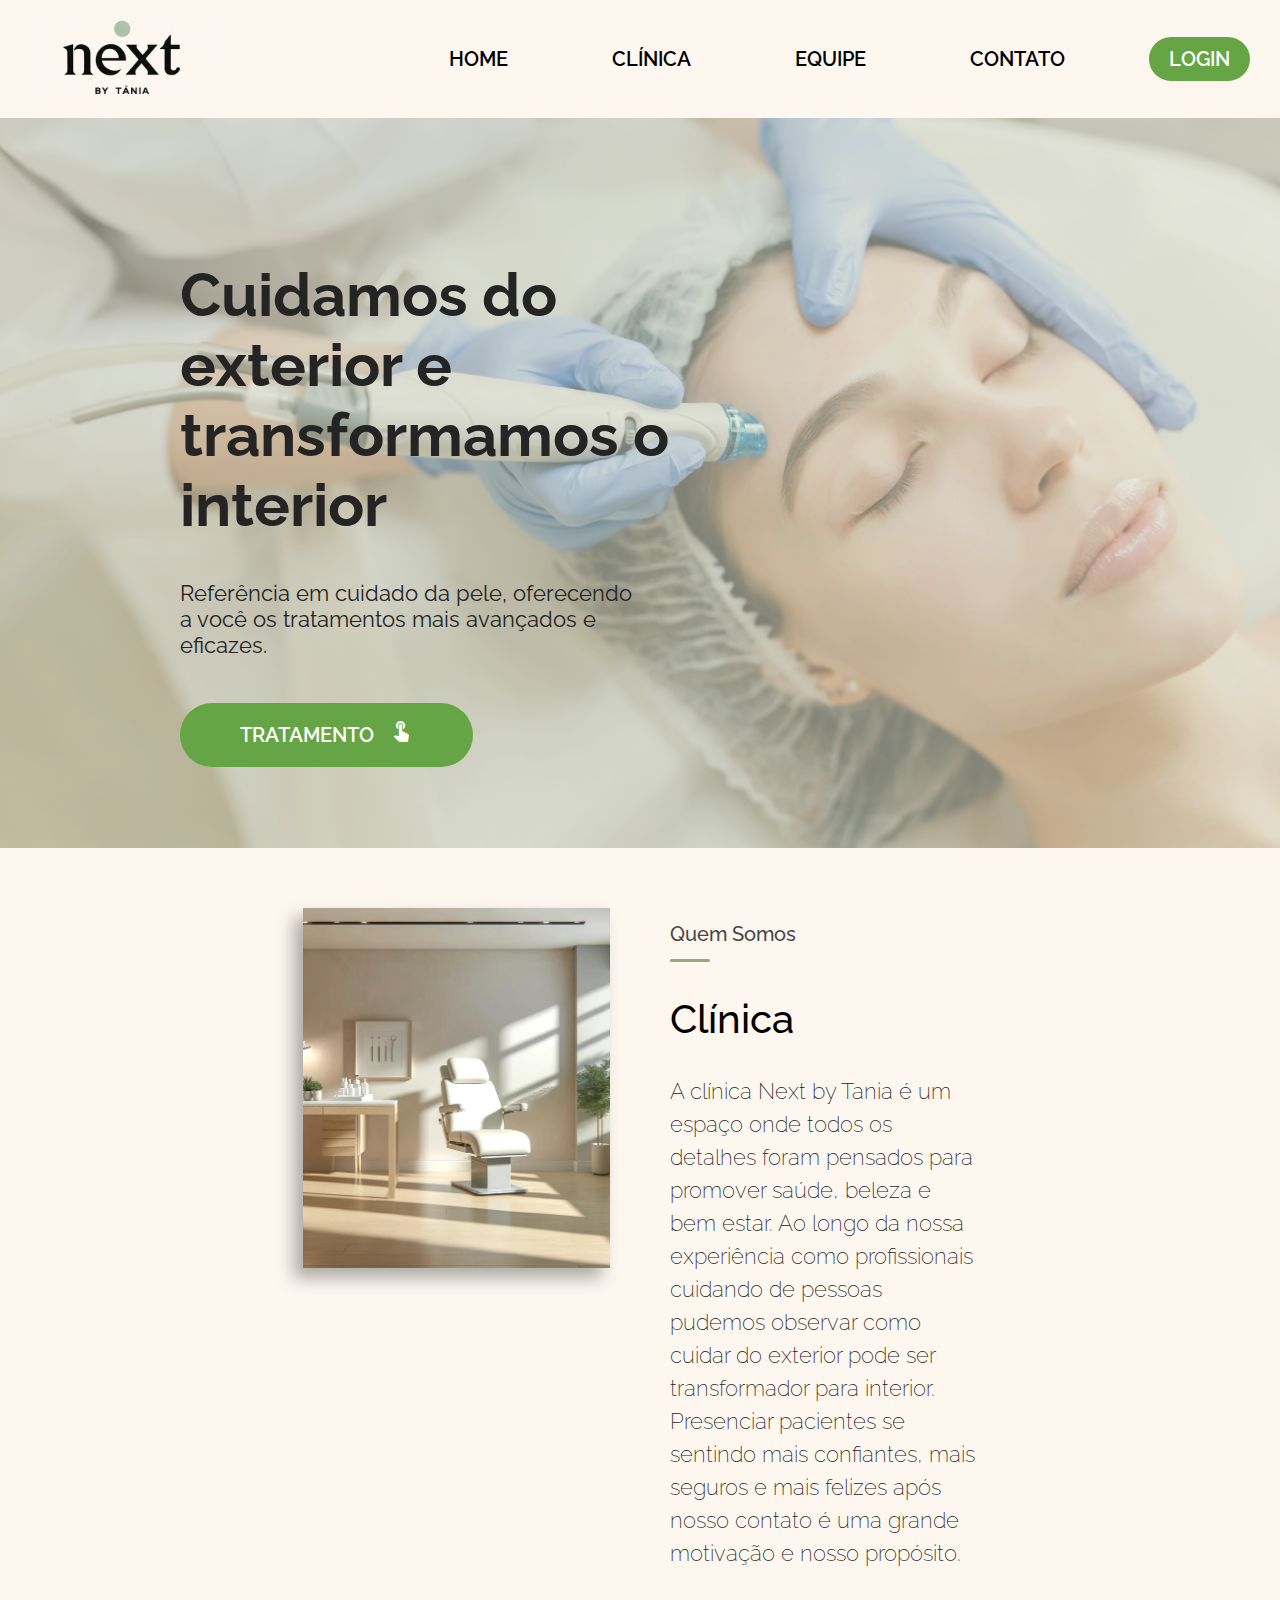
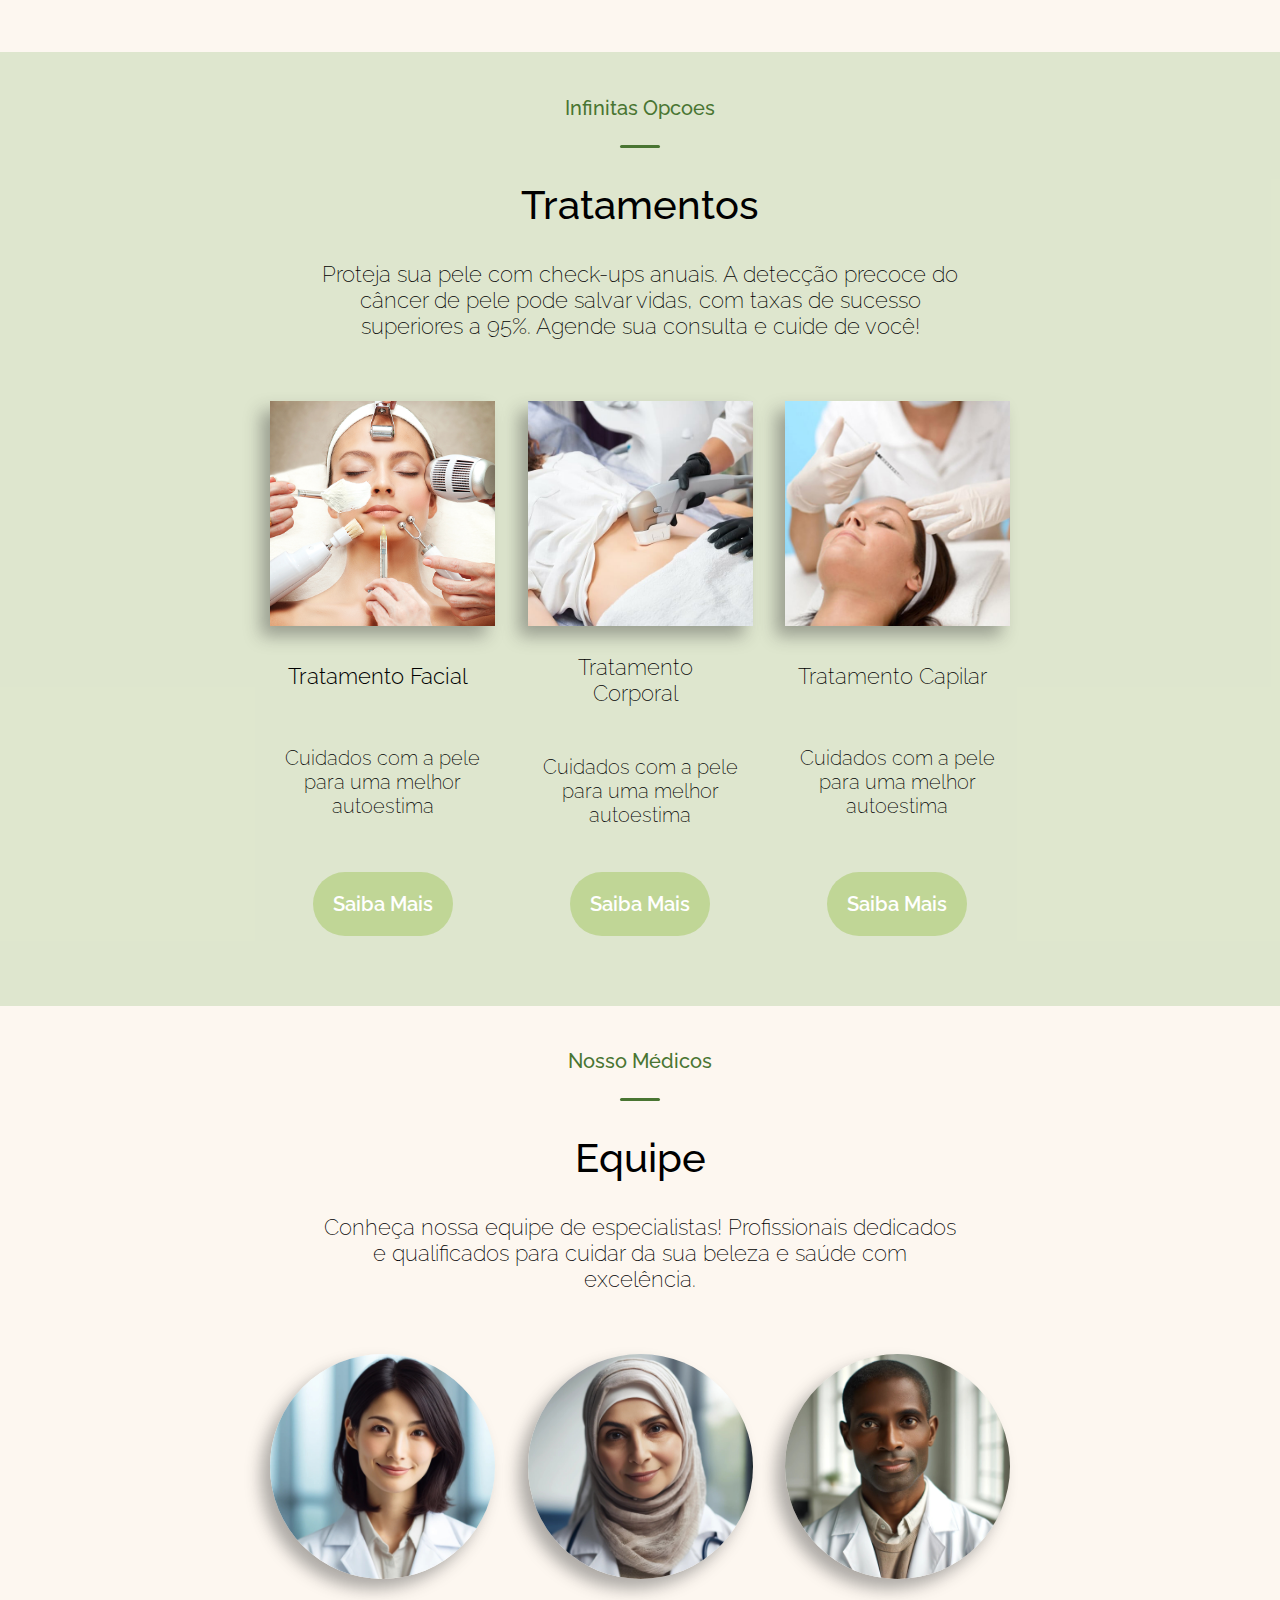
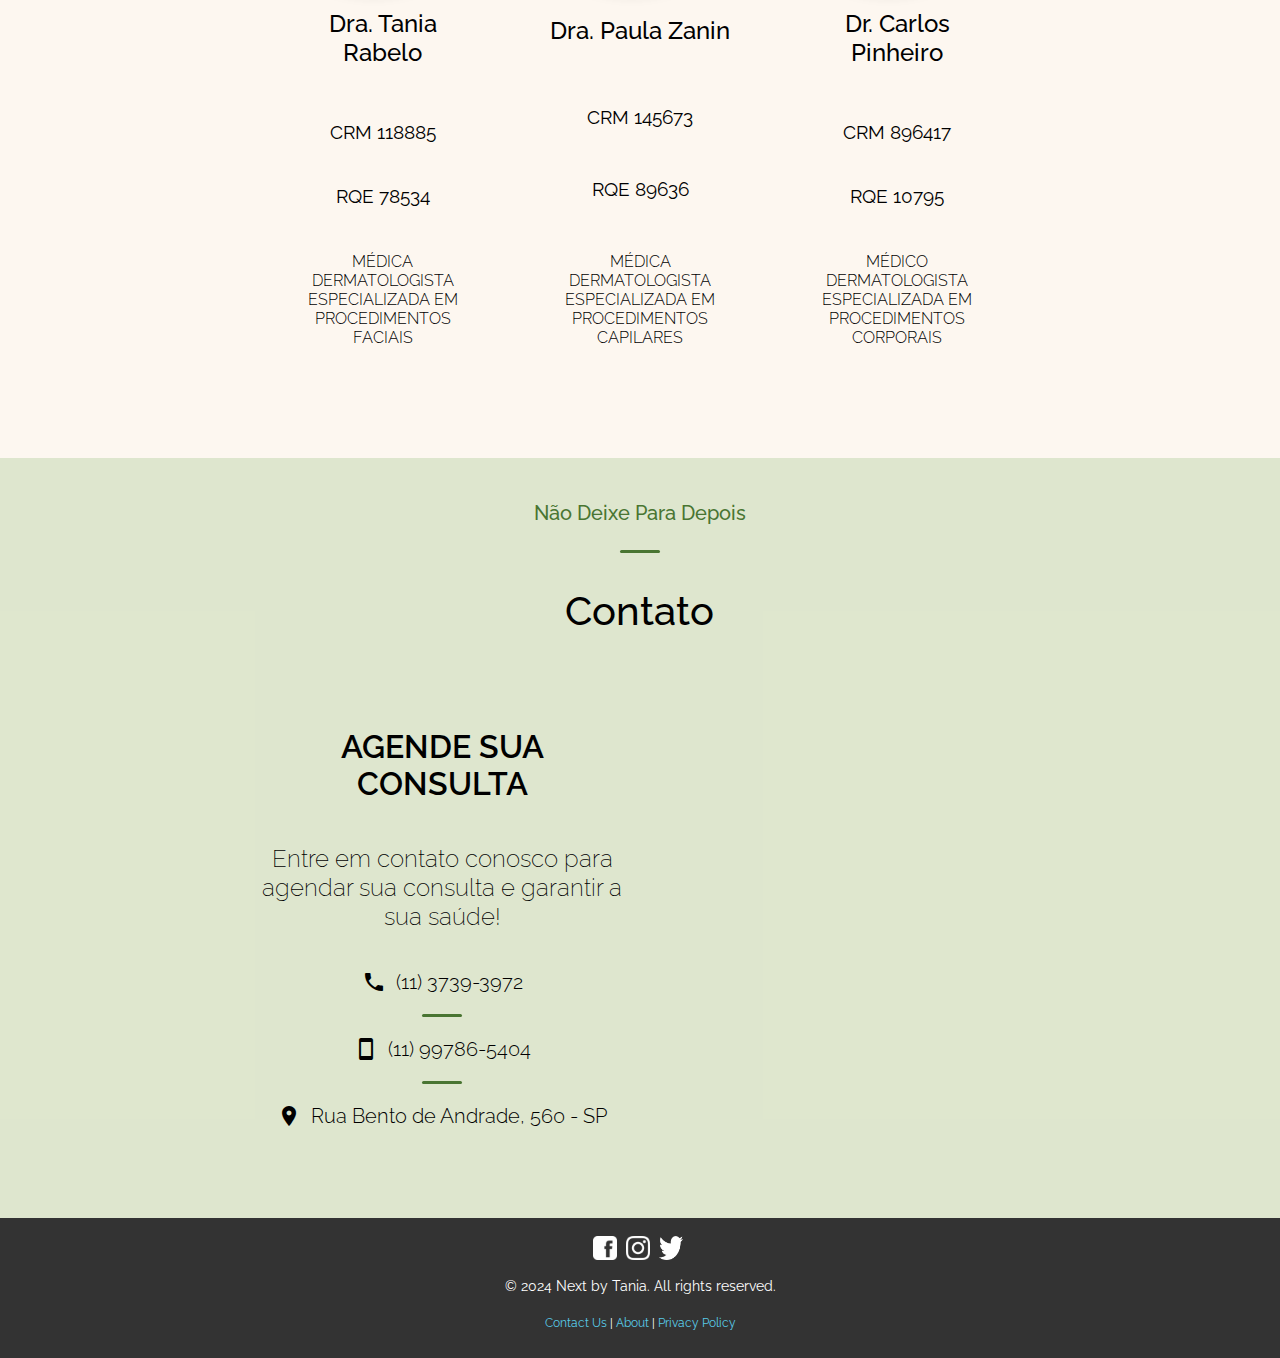
<file: index.html>
<!DOCTYPE html>
<html lang="pt">

<head>
  <meta charset="UTF-8">
  <meta name="viewport" content="width=device-width, initial-scale=1.0">
  <title>Clinica da Doutora Tânia</title>
  <link rel="stylesheet" href="styles/global.css">
  <link rel="stylesheet" href="styles/index.css">
  <script src="js/script.js"></script>
  <link href="https://fonts.googleapis.com/icon?family=Material+Icons" rel="stylesheet">
  <link rel="preconnect" href="https://fonts.googleapis.com">
  <link rel="preconnect" href="https://fonts.gstatic.com" crossorigin>
  <link href="https://fonts.googleapis.com/css2?family=Raleway:ital,wght@0,100..900;1,100..900&display=swap" rel="stylesheet">
</head>

<body>
  <div id="home" class="navbar">
    <img id="home-button"src="images/logo.png" alt="Doutora Tânia" style="margin: 20px;" width="200">
    <ul class="navbar-menu">
      <li><a id="home-button2">HOME</a></li>
      <li><a href="#clinica">CLÍNICA</a></li>
      <li><a href="#equipe-div">EQUIPE</a></li>
      <li><a href="#contact-div">CONTATO</a></li>
      <li><a href="login.html" style="
        border-radius: 45px; 
        background-color: rgb(102, 165, 69);
        padding: 10px 20px;
        color: white;
      ">LOGIN</a></li>
    </ul>
  </div>

  <div class="hero">
    <div class="hero-info">
      <h1 style="font-size: 60px;">Cuidamos do exterior e transformamos o interior</h1>
      <p style="font-size: 22px; font-weight: 400; width: 90%;">Referência em cuidado da pele, oferecendo a você os tratamentos mais avançados e eficazes.</p>
      <br><br>
      <div>
        <a href="#treatment" class="hero-button">TRATAMENTO <i style="padding-left: 10px;" class="material-icons">touch_app</i></a>
      </div>
    </div>
  </div>

  <div id="clinica" class="container-clinic">
    <div class="content-clinic">
      <div style="width: 40%; padding: 30px;">
        <img src="images/office-chair2.jpeg" >
      </div>
      <div style="width: 40%; padding: 30px;">
        <h1 style="font-size: 20px; font-weight: 500; color: rgb(70, 70, 70);">Quem Somos</h1>
        <div class="icone" style="align-self: flex-start;"></div>
        <h2 style="font-size: 40px; font-weight: 500;">Clínica</h2>
        <p style="color: rgb(36, 36, 36); font-size: 22px; font-weight: 200; line-height: 150%;">
          A clínica Next by Tania é um espaço onde todos os detalhes foram pensados para promover saúde, 
          beleza e bem estar. Ao longo da nossa experiência como profissionais cuidando de pessoas pudemos 
          observar como cuidar do exterior pode ser transformador para interior. Presenciar pacientes se 
          sentindo mais confiantes, mais seguros e mais felizes após nosso contato é uma grande motivação e nosso propósito.
        </p>
      </div>
    </div>
  </div>

  <div id="treatment" class="container-clinic" style="background-color:rgba(102, 165, 69, 0.2)">
    <div class="content-clinic">
      <div style="display: flex; flex-direction: column;">
        <div style="align-self: center; text-align: center; width: 80%;">
          <h1 style="font-size: 20px; font-weight: 500; color: rgb(73, 117, 50); margin-bottom: 25px;">Infinitas Opcoes</h1>
          <div class="icone" style="margin: auto; background-color: rgb(73, 117, 50);"></div>
          <h2 style="font-size: 40px; font-weight: 500;">Tratamentos</h2>
          <p style="font-size: 22px; font-weight: 200;">Proteja sua pele com check-ups anuais. A detecção precoce do câncer de pele pode salvar vidas, com taxas de sucesso superiores a 95%. Agende sua consulta e cuide de você!</p>
        </div>
        <div style="margin: 30px; display: flex; justify-content: space-between;">
          <div class="tratamento-container">
            <img src="images/woman-skin.png">
            <h2 style="font-size: 22px; color: black; font-weight: 300; padding: 10px 10px 10px 0px;">Tratamento Facial</h2>
            <h3 style="font-size: 20px; color: black; font-weight: 200; padding-bottom: 25px;">Cuidados com a pele para uma melhor autoestima</h3>
            <a id="btn-facial-modal" class="button-tratamento">Saiba Mais</a>
          </div>
          <div class="tratamento-container">
            <img src="images/dermato.jpg">
            <h2 style="font-size: 22px; color: black; font-weight: 200; padding: 10px 10px 10px 0px;">Tratamento Corporal</h2>
            <h3 style="font-size: 20px; color: black; font-weight: 200; padding-bottom: 25px;">Cuidados com a pele para uma melhor autoestima</h3>
            <a id="btn-body-modal" class="button-tratamento">Saiba Mais</a>
          </div>
          <div class="tratamento-container">
            <img src="images/capilar.jpg">
            <h2 style="font-size: 22px; color: black; font-weight: 200; padding: 10px 10px 10px 0px;">Tratamento Capilar</h2>
            <h3 style="font-size: 20px; color: black; font-weight: 200; padding-bottom: 25px;">Cuidados com a pele para uma melhor autoestima</h3>
            <a id="btn-hair-modal" class="button-tratamento">Saiba Mais</a>
          </div>
        </div>
      </div>
    </div>
  </div>

  <div id="equipe-div" class="container-clinic" >
    <div class="content-clinic">
      <div style="display: flex; flex-direction: column;">
        <div style="align-self: center; text-align: center; width: 80%;">
          <h1 style="font-size: 20px; font-weight: 500; color: rgb(73, 117, 50); margin-bottom: 25px;">Nosso Médicos</h1>
          <div class="icone" style="margin: auto; background-color: rgb(73, 117, 50);"></div>
          <h2 style="font-size: 40px; font-weight: 500;">Equipe</h2>
          <p style="font-size: 22px; font-weight: 200;">Conheça nossa equipe de especialistas! Profissionais dedicados e qualificados para cuidar da sua beleza e saúde com excelência.</p>
        </div>
        <div style="margin: 30px; display: flex; justify-content: space-between;">
          <div class="tratamento-container">
            <img src="images/doctor1.jpg" style="border-radius: 80%;">
            <h2 style="color: black; font-weight: 500; padding: 10px;">Dra. Tania Rabelo</h2>
            <h3 style="color: black; font-weight: 400; padding: 5px;">CRM 118885</h3>
            <h3 style="color: black; font-weight: 400; ">RQE 78534</h3>
            <p style="color: black; font-weight: 300; padding: 10px; padding-bottom: 25px;">MÉDICA DERMATOLOGISTA ESPECIALIZADA EM PROCEDIMENTOS <br> FACIAIS </p>
          </div>
          <div class="tratamento-container">
            <img src="images/doctor2.jpg" style="border-radius: 80%;">
            <h2 style="color: black; font-weight: 500; padding: 10px;">Dra. Paula Zanin</h2>
            <h3 style="color: black; font-weight: 400; padding: 5px;">CRM 145673</h3>
            <h3 style="color: black; font-weight: 400; ">RQE 89636</h3>
            <p style="color: black; font-weight: 300; padding: 10px; padding-bottom: 25px;">MÉDICA DERMATOLOGISTA ESPECIALIZADA EM PROCEDIMENTOS CAPILARES</p>
          </div>
          <div class="tratamento-container">
            <img src="images/doctor3.jpg" style="border-radius: 60%;">
            <h2 style="color: black; font-weight: 500; padding: 10px;">Dr. Carlos Pinheiro</h2>
            <h3 style="color: black; font-weight: 400; padding: 5px;">CRM 896417</h3>
            <h3 style="color: black; font-weight: 400; ">RQE 10795</h3>
            <p style="color: black; font-weight: 300; padding: 10px; padding-bottom: 25px;">MÉDICO DERMATOLOGISTA ESPECIALIZADA EM PROCEDIMENTOS CORPORAIS</p>
          </div>
        </div>
        </div>
    </div>
  </div>

  <div id="contact-div" class="container-clinic" style="background-color:rgba(102, 165, 69, 0.2)">
    <div class="content-clinic">
      <div style="display: flex; flex-direction: column;">
        <div style="align-self: center; text-align: center; width: 80%;">
          <h1 style="font-size: 20px; font-weight: 500; color: rgb(73, 117, 50); margin-bottom: 25px;">Não Deixe Para Depois</h1>
          <div class="icone" style="margin: auto; background-color: rgb(73, 117, 50);"></div>
          <h2 style="font-size: 40px; font-weight: 500;">Contato</h2>
        </div>
        <div style="padding: 30px; display: flex; flex-direction: row;">
          <div class="contato-container"> 
            <h1 style="font-weight: 600; color: black;">AGENDE SUA CONSULTA</h1>
            <h2 style="font-weight: 200; width: 100%; color: black;">Entre em contato conosco para agendar sua consulta e garantir a sua saúde!</h2>
            <div class="contact-info">
              <i style="padding-right: 10px; color: black;" class="material-icons">call</i>
              <h3 style="font-weight: 300; font-size: 20px; color: black;">(11) 3739-3972</h3>
            </div>
            <div class="icone" style="margin: auto; background-color: rgb(73, 117, 50);"></div>
            <div class="contact-info">
              <i style="padding-right: 10px; color: black;" class="material-icons">smartphone</i>
              <h3 style="font-weight: 300; font-size: 20px; color: black;">(11) 99786-5404</h3>
            </div>
            <div class="icone" style="margin: auto; background-color: rgb(73, 117, 50);"></div>
            <div class="contact-info">
              <i style="padding-right: 10px; color: black;" class="material-icons">location_on</i>
              <h3 style="font-weight: 300; font-size: 20px; color: black;">Rua Bento de Andrade, 560 - SP</h3>
            </div>
          </div>
          <div class="mapacont">
            <iframe src="https://www.google.com/maps/embed?pb=!1m18!1m12!1m3!1d3656.564875411202!2d-46.66829329999999!3d-23.5840662!2m3!1f0!2f0!3f0!3m2!1i1024!2i768!4f13.1!3m3!1m2!1s0x94ce59e22c657ba9%3A0xe7d02e3276f5044f!2sR.%20Bento%20de%20Andrade%2C%20560%20-%20Jardim%20Paulista%2C%20S%C3%A3o%20Paulo%20-%20SP%2C%2004503-001!5e0!3m2!1spt-BR!2sbr!4v1715220624506!5m2!1spt-BR!2sbr" width="600" height="450" style="border:0;" allowfullscreen="" loading="lazy" referrerpolicy="no-referrer-when-downgrade"></iframe>
          </div>
        </div>
      </div>
    </div>
  </div>

  <div id="facial-modal" class="modal">
    <div class="modal-content">
      <span class="close closeFacial">&times;</span>
      <div id="clinica" class="container-clinic-modal">
        <div class="content-clinic-modal">
          <h1 style="font-weight: 500;">TRATAMENTO FACIAL</h1>
          <div style="border-radius: 20px; background-color: rgba(102, 165, 69, 0.2); padding: 30px; box-sizing: border-box;">
            <p style="color: black; font-size: 22px; font-weight: 300;">
              Em nossa clínica dermatológica, cada tratamento facial é uma jornada única, personalizada para atender às necessidades
              individuais da sua pele. Com uma combinação de tecnologia avançada, técnicas inovadoras e um profundo entendimento das
              complexidades dermatológicas, oferecemos um espectro completo de serviços para revitalizar, rejuvenescer e restaurar
              o esplendor natural da sua pele. Desde limpezas profundas e peelings químicos, até terapias de luz e tratamentos a 
              laser, cada passo é meticulosamente projetado para garantir o máximo de eficácia e segurança. Junte-se a nós para 
              descobrir como nossos tratamentos podem transformar sua pele, promovendo não apenas beleza, mas também saúde e 
              bem-estar duradouros.
            </p>
          </div>
          <div style="margin: 30px; display: flex; justify-content: space-between;">
            <div style="width: 20%;">
              <img src="images/aplicacao-botox.jpg" width="100%" style="aspect-ratio: 1; border-radius: 10px;">
              <h2 style="color: black; font-weight: 500; padding: 10px;">BOTOX E PREENCHIMENTO</h2>
            </div>
            <div style="width: 20%;">
              <img src="images/laser-facial.jpg" width="100%" style="aspect-ratio: 1; object-fit: cover; border-radius: 10px;">
              <h2 style="color: black; font-weight: 500; padding: 10px;">LASER FACIAL</h2>
            </div>
            <div style="width: 20%;">
              <img src="images/fiosdesustentacao.webp" width="100%" style="aspect-ratio: 1; object-fit: cover; border-radius: 10px;">
              <h2 style="color: black; font-weight: 500; padding: 10px;">FIOS DE SUSTENTAÇÃO </h2>
            </div>
          </div>  
          <a href="login.html" class="button">Agende aqui</a>
        </div>
      </div>
    </div>
  </div>

  <div id="body-modal" class="modal">
    <div class="modal-content">
      <span class="close closeBody">&times;</span>
      <div id="clinica" class="container-clinic-modal">
        <div class="content-clinic-modal">
          <h1 style="font-weight: 500;">TRATAMENTO CORPORAL</h1>
          <div style="border-radius: 20px; background-color: rgba(102, 165, 69, 0.2); padding: 30px; box-sizing: border-box;">
            <p style="color: black; font-size: 22px; font-weight: 300;">
              Em nossa clínica especializada, cada procedimento corporal é uma experiência singular, personalizada para atender às 
              necessidades específicas do seu corpo. Utilizando uma combinação de tecnologia de ponta, técnicas avançadas e um 
              profundo conhecimento das dinâmicas corporais, oferecemos uma ampla gama de serviços para esculpir, tonificar e 
              melhorar o contorno corporal. Tratamentos com radiofrequência, até lipoaspiração não invasiva e terapias de modelagem 
              corporal, cada etapa é cuidadosamente planejada para maximizar os resultados enquanto assegura a sua segurança e 
              conforto. Convidamos você a explorar como nossos procedimentos podem revolucionar sua aparência, promovendo não só a 
              estética, mas também o bem-estar e a confiança duradouros.

            </p>
          </div>
          <div style="margin: 30px; display: flex; justify-content: center;">
            <div style="width: 20%;">
              <img src="images/estrias.jpg" width="100%" style="aspect-ratio: 1; border-radius: 10px;">
              <h2 style="color: black; font-weight: 500; padding: 10px;">ESTRIAS</h2>
            </div>
            <div style="width: 20%;">
              <img src="images/depilacaoalaser.png" width="100%" style="aspect-ratio: 1; object-fit: cover; border-radius: 10px;">
              <h2 style="color: black; font-weight: 500; padding: 10px;">DEPILAÇÃO A LASER</h2>
            </div>
          </div> 
          <a href="login.html" class="button">Agende aqui</a> 
        </div>
      </div>
    </div>
  </div>

  <div id="hair-modal" class="modal">
    <div class="modal-content">
      <span class="close closeHair">&times;</span>
      <div id="clinica" class="container-clinic-modal">
        <div class="content-clinic-modal">
          <h1 style="font-weight: 500;">TRATAMENTO CAPILAR</h1>
          <div style="border-radius: 20px; background-color: rgba(102, 165, 69, 0.2); padding: 30px; box-sizing: border-box;">
            <p style="color: black; font-size: 22px; font-weight: 300;">
              Em nossa clínica de excelência, cada tratamento capilar é uma jornada exclusiva, desenhada para atender às 
              necessidades únicas do seu cabelo. Combinando tecnologia de última geração, técnicas refinadas e um entendimento 
              profundo da saúde capilar, oferecemos uma variedade de serviços para revitalizar, fortalecer e restaurar a vitalidade
              dos seus fios. Desde terapias de nutrição profunda, tratamentos com laser de baixo nível, até restaurações capilares
              não invasivas, cada procedimento é meticulosamente planejado para otimizar os resultados enquanto garante seu 
              conforto e segurança. Convidamos você a descobrir como nossos tratamentos podem transformar seu cabelo, promovendo
              não apenas beleza, mas também saúde e confiança duradouras.
            </p>
          </div>
          <div style="margin: 30px; display: flex; justify-content: space-between;">
            <div style="width: 30%;">
              <img src="images/calvicie-feminina.jpg" width="100%" style="aspect-ratio: 1; border-radius: 10px;">
              <h2 style="color: black; font-weight: 500; padding: 10px;">ALOPECIA ANDROGÉNETICA (CALVÍCE)</h2>
            </div>
            <div style="width: 30%;">
              <img src="images/efluvio-telogeno.jpg" width="100%" style="aspect-ratio: 1; object-fit: cover; border-radius: 10px;">
              <h2 style="color: black; font-weight: 500; padding: 10px;">EFLÚVIO TELÓGENO (QUEDA CAPILAR)</h2>
            </div>
            <div style="width: 30%;">
              <img src="images/terapiacapilar.jpg" width="100%" style="aspect-ratio: 1; object-fit: cover; border-radius: 10px;">
              <h2 style="color: black; font-weight: 500; padding: 10px;">TERAPIA CAPILAR</h2>
            </div>
          </div>  
          <a href="login.html" class="button">Agende aqui</a>
        </div>
      </div>
    </div>
  </div>

  <div class="navbarbaixo">
    <div>
      <a href="https://www.facebook.com/nextbytania" target="_blank"><img src="images/facebook_icon.png" alt="Facebook" style="width: 24px; height: 24px; margin-right: 5px;"></a>
      <a href="https://www.instagram.com/nextbytania" target="_blank"><img src="images/Instagram_icon.png.webp" alt="Instagram" style="width: 24px; height: 24px; margin-right: 5px;"></a>
      <a href="https://www.twitter.com/nextbytania" target="_blank"><img src="images/twitter_icon.png" alt="Twitter" style="width: 24px; height: 24px; margin-right: 5px;"></a>
    </div>
    <p style="color: white; font-size: 14px; margin-bottom: 10px;">&copy; 2024 Next by Tania. All rights reserved.</p>
    <p style="color: white; font-size: 12px; margin-bottom: 10px;">
      <a href="mailto:contact@nextbytania.com" style="color: #59cbe8; text-decoration: none;">Contact Us</a> | 
      <a href="/about" style="color: #59cbe8; text-decoration: none;">About</a> | 
      <a href="/privacy" style="color: #59cbe8; text-decoration: none;">Privacy Policy</a>
    </p>
  </div>


</body>
</html>
</file>
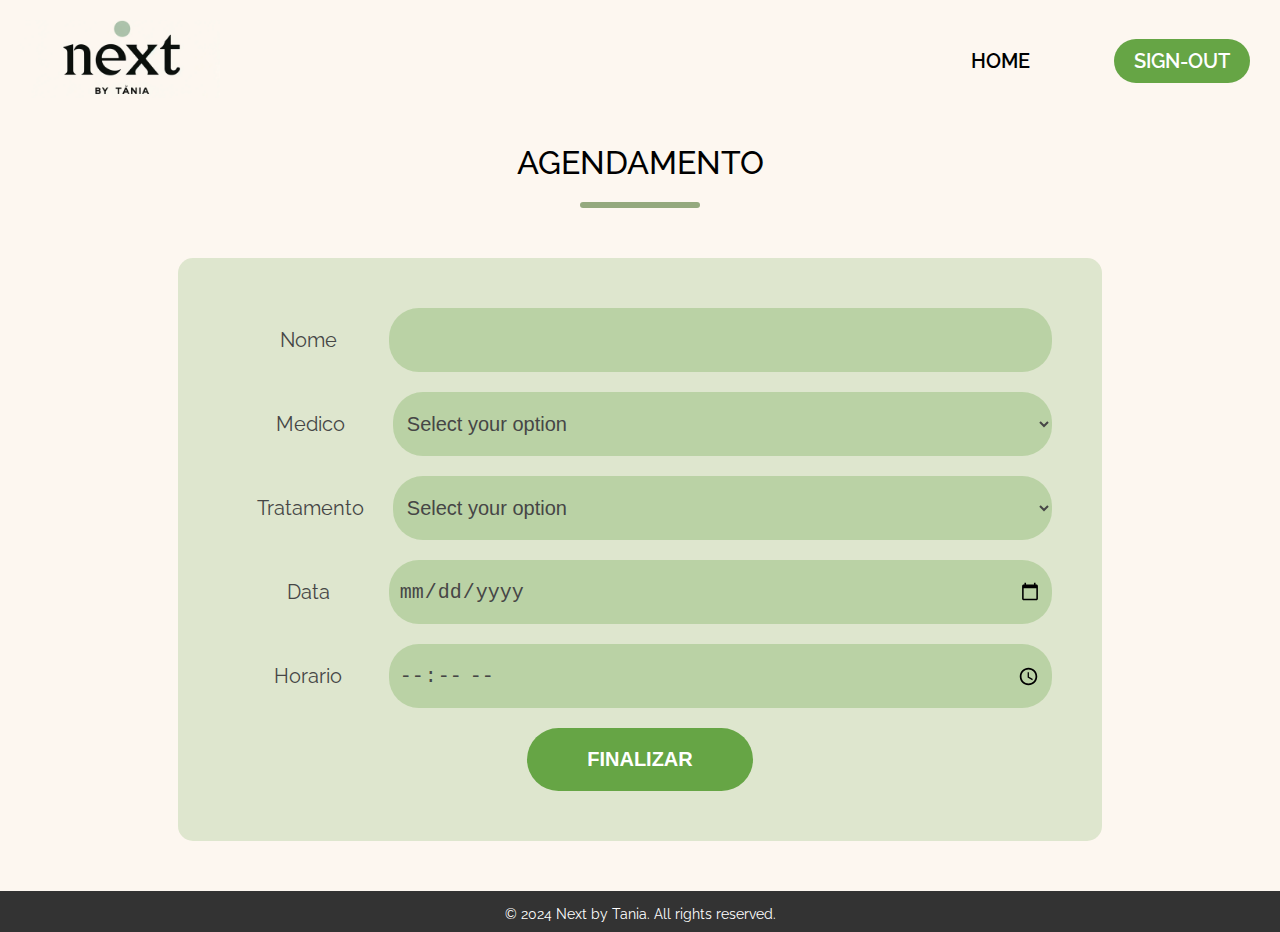
<file: agendamentos.html>
<!DOCTYPE html>
<html lang="pt">

<head>
  <meta charset="UTF-8">
  <meta name="viewport" content="width=device-width, initial-scale=1.0">
  <title>Clinica da Doutora Tânia</title>
  <link rel="stylesheet" href="styles/global.css">
  <link rel="stylesheet" href="styles/agendamentos.css">
  <script src="js/agendamento.js"></script>
  <link href="https://fonts.googleapis.com/icon?family=Material+Icons" rel="stylesheet">
  <link rel="preconnect" href="https://fonts.googleapis.com">
  <link rel="preconnect" href="https://fonts.gstatic.com" crossorigin>
  <link href="https://fonts.googleapis.com/css2?family=Raleway:ital,wght@0,100..900;1,100..900&display=swap" rel="stylesheet">
</head>

<body>
  <div id="home" class="navbar">
    <a href="index.html"><img src="images/logo.png" alt="Doutora Tânia" style="margin: 20px;" width="200"></a>
    <ul class="navbar-menu">
      <li><a href="index.html">HOME</a></li>
      <li><a href="login.html" style="
        border-radius: 45px; 
        background-color: rgb(102, 165, 69);
        padding: 10px 20px;
        color: white;
      ">SIGN-OUT</a></li>
    </ul>
  </div>

  <div class="login-usuario">
    <div class="content-clinic">
      <h1 style="font-weight: 500; color: black;text-align: center;">AGENDAMENTO</h1>
      <div style="border-radius: 20px; width: 120px; height: 6px; background-color: #94A97E; margin: 10px auto; margin-bottom: 20px;"></div>
      
      <form>
        <div class="botoespm">
          <div class="pm-input-container">
            <p class="pm-input-text">Nome</p>
            <input class="pm-input" type="text">
        </div>
          
        <div class="pm-input-container">
            <p class="pm-input-text">Medico</p>
            <select class="pm-input" name="medico" id="medico">
                <option value="" hidden disabled selected>Select your option</option>
                <option value="Dratania">Dra. Tania</option>
                <option value="Drmarcos">Dr. Marcos Zanin</option>
                <option value="Drapaula">Dra. Paula Melo</option>
            </select> 
        </div>

        <div class="pm-input-container">
            <p class="pm-input-text">Tratamento</p>
            <select class="pm-input" name="Tratamento" id="Tratamento">
                <option value="" hidden disabled selected>Select your option</option>
                <option value="BP">Botox e preenchimento facial</option>
                <option value="LF">Laser facial</option>
                <option value="FS">Fios de sustentacao</option>
                <option value="Estrias">Estrias</option>
                <option value="DP">Depilacao a laser</option>
                <option value="Calv">Alopecia Androgentica (Calvice)</option>
                <option value="Queda">Efluvio Telogeno (Queda Capilar)</option>
                <option value="TC">Terapia Capilar</option>
            </select> 
        </div>
        <div class="pm-input-container">
            <p class="pm-input-text">Data</p>
            <input class="pm-input" type="date">
        </div>
        <div class="pm-input-container">
            <p class="pm-input-text">Horario</p>
            <input class="pm-input" type="time" min="10:00" max="20:00" required>
        </div>
          <input type="button" class="button" id="btn-finalize" value="FINALIZAR">
        </div>
      </form>
    </div>
  </div>

  <div id="finalized-modal" class="modal">
    <div class="modal-content">
        <h1 style="font-weight: 500;">Agendamento realizado com sucesso</h1>
        <a href="index.html" class="button">Home</a>
    </div>
  </div>

  <div class="navbarbaixo" style="height: 1px;">
    <p style="color: white; font-size: 14px; margin-bottom: 10px;">&copy; 2024 Next by Tania. All rights reserved.</p>
  </div>

</body>
</html>
</file>
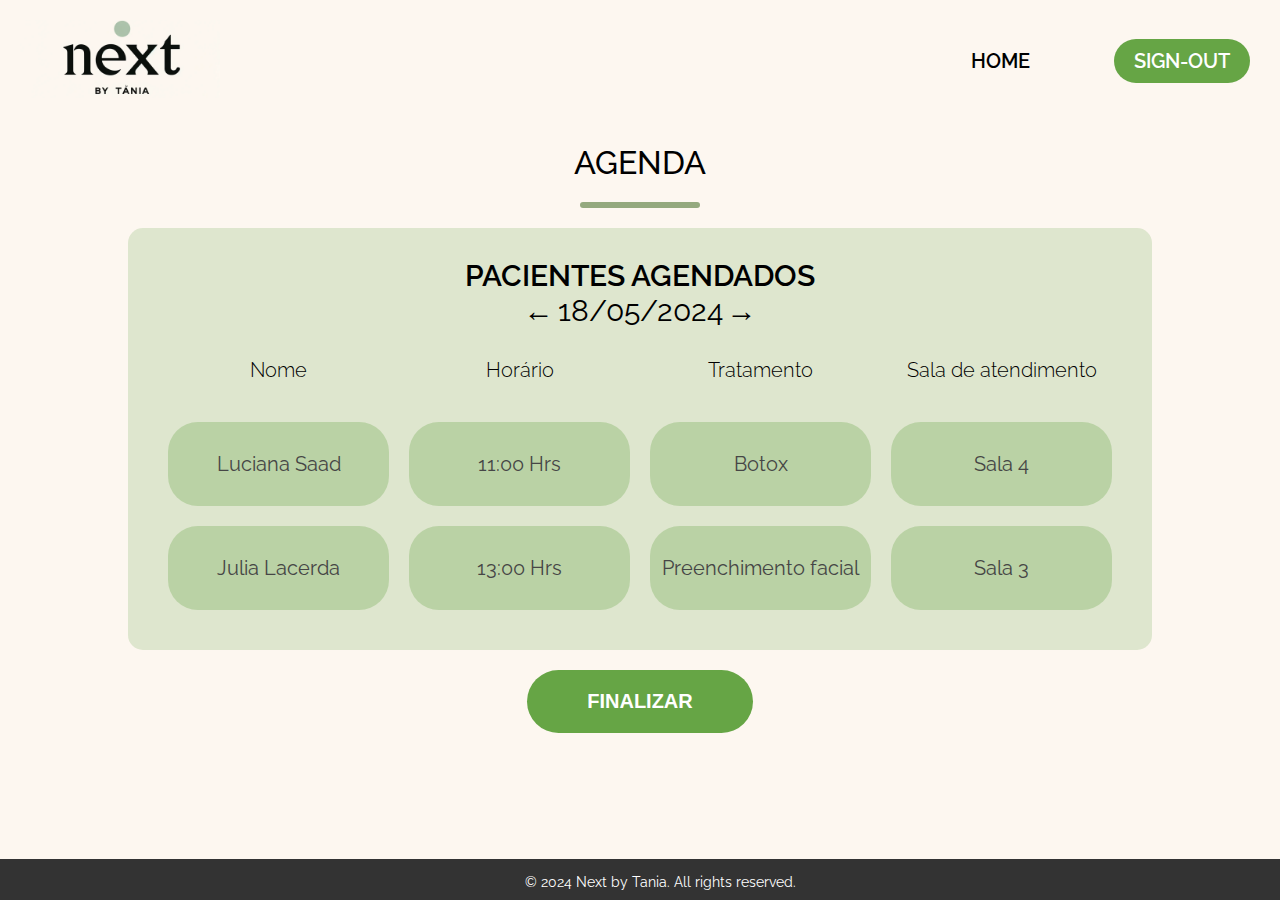
<file: agendamentosmedico.html>
<!DOCTYPE html>
<html lang="pt">

<head>
  <meta charset="UTF-8">
  <meta name="viewport" content="width=device-width, initial-scale=1.0">
  <title>Clinica da Doutora Tânia</title>
  <link rel="stylesheet" href="styles/global.css">
  <link rel="stylesheet" href="styles/agendamentosmedico.css">
  <script src="js/scriptAgendamentos.js"></script>
  <link href="https://fonts.googleapis.com/icon?family=Material+Icons" rel="stylesheet">
  <link rel="preconnect" href="https://fonts.googleapis.com">
  <link rel="preconnect" href="https://fonts.gstatic.com" crossorigin>
  <link href="https://fonts.googleapis.com/css2?family=Raleway:ital,wght@0,100..900;1,100..900&display=swap" rel="stylesheet">
</head>

<body>
  <div id="home" class="navbar">
    <a href="index.html"><img src="images/logo.png" alt="Doutora Tânia" style="margin: 20px;" width="200"></a>
    <ul class="navbar-menu">
      <li><a href="index.html">HOME</a></li>
      <li><a href="login.html" style="
        border-radius: 45px; 
        background-color: rgb(102, 165, 69);
        padding: 10px 20px;
        color: white;
      ">SIGN-OUT</a></li>
    </ul>
  </div>

  <div class="login-usuario">
    <div class="content-clinic">
      <h1 style="font-weight: 500; color: black;text-align: center;">AGENDA</h1>
      <div style="border-radius: 20px; width: 120px; height: 6px; background-color: #94A97E; margin: 10px auto; margin-bottom: 20px;"></div>

      <form>
        <div class="botoespm">
          <div style="font-weight: 600; color: black; text-align: center; font-size: 30px;">PACIENTES AGENDADOS</div>
          <span id="prevDay" style="cursor: pointer; font-size: 30px;">&#8592;</span>
          <span id="dateDisplay" style="color: black; text-align: center; font-size: 30px; margin-top: 20px;">18/05/2024</span>
          <span id="nextDay" style="cursor: pointer; font-size: 30px;">&#8594;</span>
          <div id="dayOfWeek" style="color: black; text-align: center; font-size: 20px;"></div>
          <div class="container header">
              <div class="infostit"><p class="fontinfos">Nome</p></div>
              <div class="infostit"><p class="fontinfos">Horário</p></div>
              <div class="infostit"><p class="fontinfos">Tratamento</p></div>
              <div class="infostit"><p class="fontinfos">Sala de atendimento</p></div>
          </div>

          <div id="patientsArea"></div>
        </div>
        <div>
          <input type="button" class="button" id="btn-finalize" value="FINALIZAR">
        </div>
      </form>
    </div>
  </div>

  <div id="finalized-modal" class="modal">
    <div class="modal-content">
        <h1 style="font-weight: 500;">Agenda consultada com sucesso</h1>
        <a href="index.html" class="button">Home</a>
    </div>
  </div>

  <div class="navbarbaixo" >
    <p style="color: white; font-size: 14px; margin-bottom: 10px;">&copy; 2024 Next by Tania. All rights reserved.</p>
  </div>

</body>
</html>
</file>
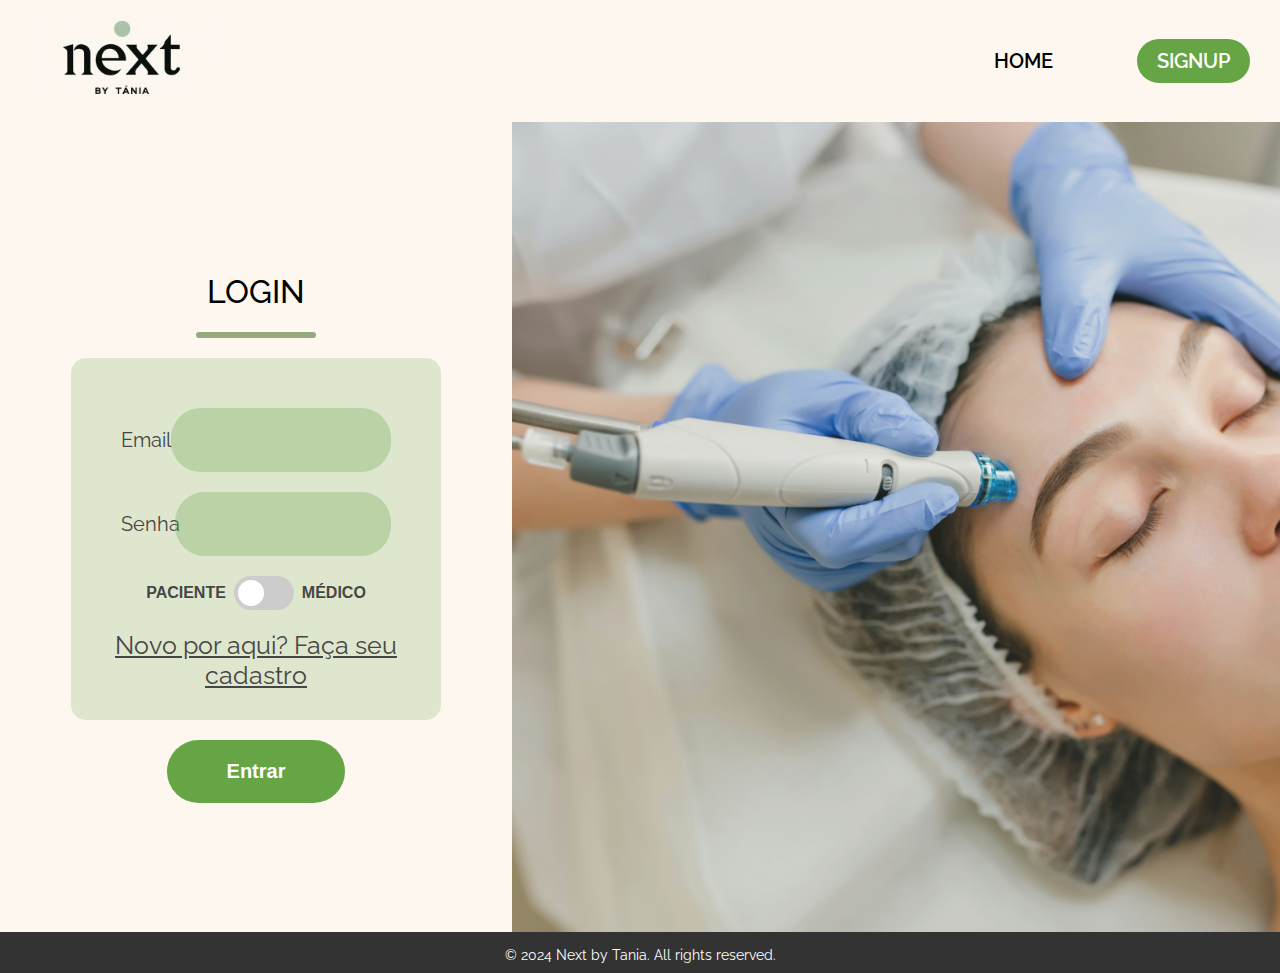
<file: login.html>
<!DOCTYPE html>
<html lang="pt">

<head>
  <meta charset="UTF-8">
  <meta name="viewport" content="width=device-width, initial-scale=1.0">
  <title>Clinica da Doutora Tânia</title>
  <link rel="stylesheet" href="styles/global.css">
  <link rel="stylesheet" href="styles/login.css">
  <script src="../js/login.js"></script>
  <link href="https://fonts.googleapis.com/icon?family=Material+Icons" rel="stylesheet">
  <link rel="preconnect" href="https://fonts.googleapis.com">
  <link rel="preconnect" href="https://fonts.gstatic.com" crossorigin>
  <link href="https://fonts.googleapis.com/css2?family=Raleway:ital,wght@0,100..900;1,100..900&display=swap" rel="stylesheet">
</head>

<body>
  <div id="home" class="navbar">
    <a href="index.html"><img src="images/logo.png" alt="Doutora Tânia" style="margin: 20px;" width="200"></a>
    <ul class="navbar-menu">
      <li><a href="index.html">HOME</a></li>
      <li><a href="signup.html" style="
        border-radius: 45px; 
        background-color: rgb(102, 165, 69);
        padding: 10px 20px;
        color: white;
      ">SIGNUP</a></li>
    </ul>
  </div>
  
  <div style="display: flex;">
    <div class="login-usuario">
      <div class="content-clinic">
        <h1 style="font-weight: 500; color: black;text-align: center;">LOGIN</h1>
        <div style="border-radius: 20px; width: 120px; height: 6px; background-color: #94A97E; margin: 10px auto; margin-bottom: 20px;"></div>
        
        <form id="loginForm" action="agendamentos.html">
          <div class="botoespm">
            <div class="pm-input-container">
              <p class="pm-input-text">Email</p>
              <input class="pm-input" type="email">
            </div>
            <div class="pm-input-container">
              <p class="pm-input-text">Senha</p>
              <input class="pm-input" type="password">
            </div>
            <input class="input" id="toggle" type="checkbox">

            <label class="label" for="toggle">
              <div class="left">
                Paciente
              </div>

              <div class="switch">
                <span class="slider round"></span>
              </div>

              <div class="right">
                Médico
              </div>
            </label>

            <a href="signup.html" style="color: rgb(70, 70, 70); font-size: 25px;">Novo por aqui? Faça seu cadastro</a>
          </div>

          <div>
            <input type="submit" class="button" value="Entrar">
          </div>
        </form>
      </div>
    </div>
    <div style="width: 60%; height: 90vh;">
      <img src="images/hero.jpg" width="100%" style="flex-shrink: 0; min-width: 100%; height: 100%; opacity: 0.9; object-fit: cover;">
    </div>
  </div>

  <div class="navbarbaixo" style="height: 1px;">
    <p style="color: white; font-size: 14px; margin-bottom: 10px;">&copy; 2024 Next by Tania. All rights reserved.</p>
  </div>

</body>
</html>
</file>
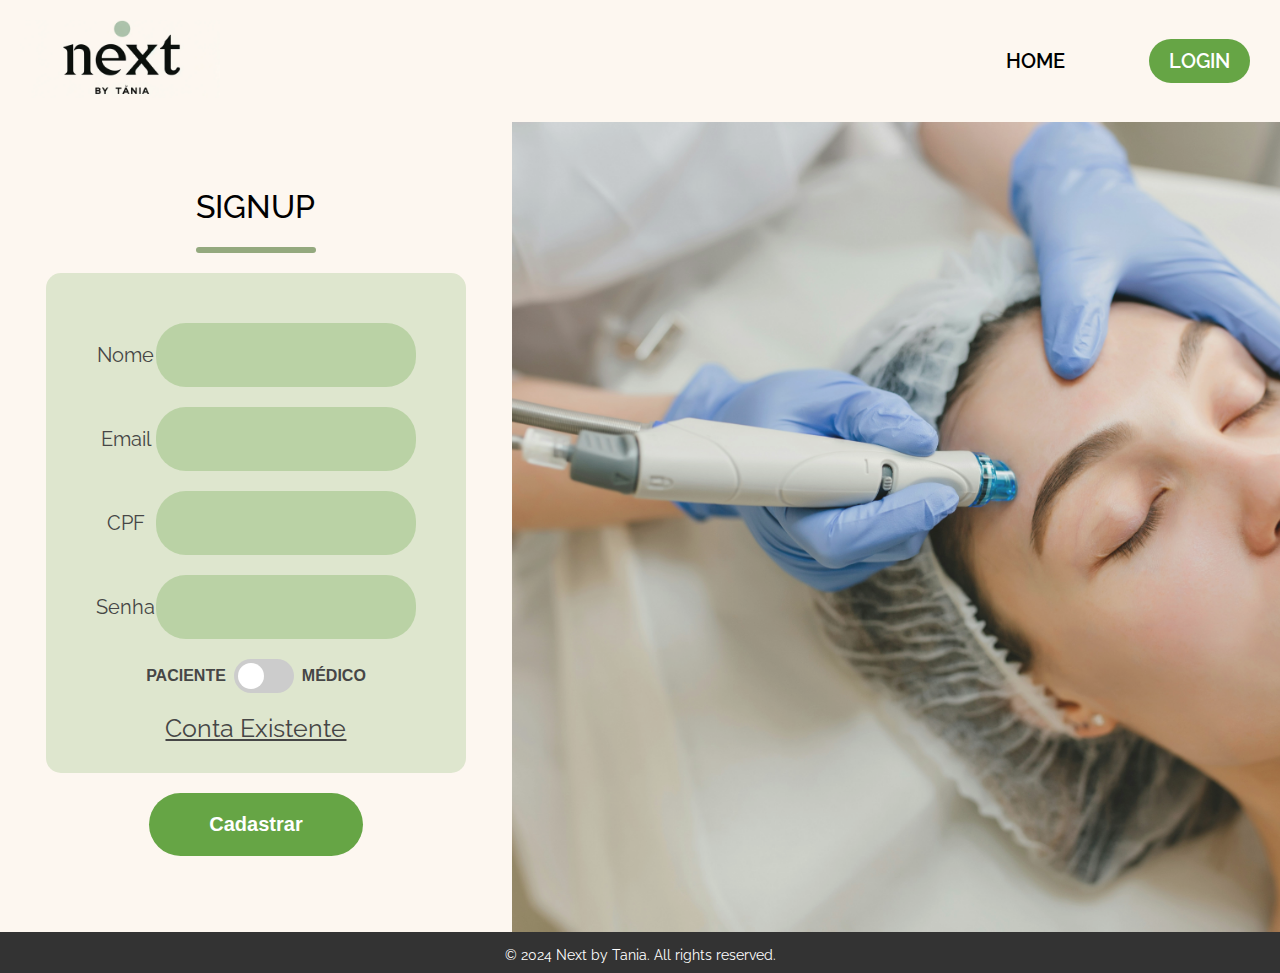
<file: signup.html>
<!DOCTYPE html>
<html lang="pt">

<head>
  <meta charset="UTF-8">
  <meta name="viewport" content="width=device-width, initial-scale=1.0">
  <title>Clinica da Doutora Tânia</title>
  <link rel="stylesheet" href="styles/global.css">
  <link rel="stylesheet" href="styles/signup.css">
  <script src="js/script.js"></script>
  <link href="https://fonts.googleapis.com/icon?family=Material+Icons" rel="stylesheet">
  <link rel="preconnect" href="https://fonts.googleapis.com">
  <link rel="preconnect" href="https://fonts.gstatic.com" crossorigin>
  <link href="https://fonts.googleapis.com/css2?family=Raleway:ital,wght@0,100..900;1,100..900&display=swap" rel="stylesheet">
</head>

<body>
  <div id="home" class="navbar">
    <a href="index.html"><img src="images/logo.png" alt="Doutora Tânia" style="margin: 20px;" width="200"></a>
    <ul class="navbar-menu">
      <li><a href="index.html">HOME</a></li>
      <li><a href="login.html" style="
        border-radius: 45px; 
        background-color: rgb(102, 165, 69);
        padding: 10px 20px;
        color: white;
      ">LOGIN</a></li>
    </ul>
  </div>

  <div style="display: flex;">
    <div class="login-usuario">
      <div class="content-clinic">
        <h1 style="font-weight: 500; color: black;text-align: center; margin-top: 10px;">SIGNUP</h1>
        <div style="border-radius: 20px; width: 120px; height: 6px; background-color: #94A97E; margin: 10px auto; margin-bottom: 20px;"></div>
        
        <form action="login.html">
          <div class="botoespm">
            <div class="pm-input-container">
              <p class="pm-input-text">Nome</p>
              <input class="pm-input" type="text">
            </div>
            <div class="pm-input-container">
              <p class="pm-input-text">Email</p>
              <input class="pm-input" type="email">
            </div>
            <div class="pm-input-container">
              <p class="pm-input-text" id="label-cpf-crm">CPF</p>
              <input class="pm-input" type="text">
            </div>
            <div class="pm-input-container">
              <p class="pm-input-text">Senha</p>
              <input class="pm-input" type="password">
            </div>
  
            <input class="input" id="toggle" type="checkbox">
            <label class="label" for="toggle">
                <div class="left">
                    Paciente
                </div>
                <div class="switch">
                    <span class="slider round"></span>
                </div>
                <div class="right">
                    Médico
                </div>
            </label>
  
            <a href="login.html" style="color:  rgb(70, 70, 70); font-size: 25px;">Conta Existente</a>
          </div>
  
          <div>
            <input type="submit" class="button" value="Cadastrar" style="margin-bottom: 20px;">
          </div>
        </form>
      </div>
    </div>
    <div style="width: 60%; height: 90vh;">
      <img src="images/hero.jpg" width="100%" style="flex-shrink: 0; min-width: 100%; height: 100%; opacity: 0.9; object-fit: cover;">
    </div>
  </div>
  <div class="navbarbaixo" style="height: 1px;">
    <p style="color: white; font-size: 14px; margin-bottom: 10px;">&copy; 2024 Next by Tania. All rights reserved.</p>
  </div>

</body>
</html>
</file>
<file: styles/global.css>
body {
    font-family: "Raleway", sans-serif;
    font-optical-sizing: auto;
    font-style: normal;
    margin: 0;
    background-color: #FDF7F0; 
}

html {
    scroll-behavior: smooth;
}

.navbar {
    top: 0;
    display: flex;  
    position: sticky;
    background-color: #FDF7F0; 
    justify-content: space-between;
    z-index: 2;
}

.navbar ul {
    list-style-type: none; 
    align-content: center;
}

.navbar ul li {
    display: inline;
    justify-content: space-between; 
}

.navbar ul li a {
    margin: 30px;
    text-decoration: none; 
    color: black; 
    font-weight: 600;
    font-size: 20px;
    padding: 10px 20px;
}

.navbar ul li a:hover {
    border-radius: 45px;
    color: white; 
    background-color: rgb(102, 165, 69);
}

.navbarbaixo{
    height: 100px;
    background-color: #333; 
    display: flex;
    flex-direction: column;
    justify-content: center; 
    align-items: center;
    padding: 20px; 
    text-align: center;
}
</file>
<file: styles/index.css>
.hero {
    display: flex;
    position: relative;
    height: 70vh;
    width: 100%;  
    background: no-repeat center center;
    background-size: cover;
    overflow: hidden;
    background-color: rgba(103, 148, 78, 0.1);
    padding-top: 50px;
    padding-bottom: 50px;
}
  
.hero::before {
    content: '';
    position: absolute;
    top: 0;
    right: 0;
    bottom: 0;
    left: 0;
    background: url("../images/hero.jpg") no-repeat center center;
    background-size: cover;
    opacity: 0.5;
    pointer-events: none;
    z-index: -1;
}

.hero .content {
    position: relative;
    z-index: 1;
}

.hero h1 {
    font-size: 2.5em; 
}

.hero p {
    font-size: 1.2em; 
}

.hero-info {
    align-content: center;
    color: rgb(36, 36, 36); 
    padding-left: 20vh;
    width: 40%;
}

.doctor-intro {
    display: flex; 
    justify-content: center; 
    padding-right: 100px;
    width: 30%;
    height: 400px;
}

.doctor-intro img {
    border-radius: 50%; 
}

.hero-button {
    padding: 20px 60px; 
    border-radius: 45px;
    font-size: 20px;
    font-weight: 600;
    background-color: rgb(102, 165, 69);
    color: white; 
    text-decoration: none; 
    transition-duration: 0.4s;
}

.hero-button:hover {
    background-color: #788867; 
}

.button {
    padding: 30px 120px; 
    border-radius: 10px;
    font-size: 20px;
    font-weight: 600;
    background-color: #C0D696; 
    color: white; 
    text-decoration: none; 
    transition-duration: 0.4s;
}

.button:hover {
    background-color: #788867; 
}

.button-tratamento {
    padding: 20px 10%; 
    border-radius: 40px;
    font-size: 20px;
    font-weight: 600;
    background-color: #C0D696; 
    color: white; 
    text-decoration: none; 
    transition-duration: 0.4s;
}

.button-tratamento:hover {
    background-color: #788867; 
}

.button:visited {
    color: white;
    background-color: #C0D696; 
}

.container-clinic {
    scroll-margin-top: 100px;
    display: flex;
    justify-content: center;
    align-items: stretch;
    overflow: hidden;
}

.content-clinic {
    display: flex;
    height: 100%;
    width: 60%; 
    justify-content: center;
    color: black;
    padding: 30px; 
}

.content-clinic img {
    width: 100%; 
    height: 40vh;
    object-fit: cover;  
    aspect-ratio: 1;  
    box-shadow: -9px 10px 16px 0px rgba(52,52,52,0.4);
}

.icone{
    border-radius: 10px;
    width: 40px; 
    height: 3px;
    background-color: #94A97E;
}

.tratamento-container {
    display: flex;
    flex-direction: column;
    justify-content: space-between;
    align-items: center;
    text-align: center;
    padding: 10px; 
    box-sizing: border-box;
    width: 30%;
}

.tratamento-container img {
    height: 25vh;
    width: 25vh;
}

.sticky {
    position: fixed;
    top: 0;
    width: 100%
}
  
.sticky + .content {
    padding-top: 102px;
}
.contact-clinic{
    display: flex;
    position: relative;
    width: 100%;  
    justify-content: center;
    align-items: center;
    
}
.contato-container {
    display: flex;
    flex-direction: column;
    text-align: center;
    padding: 10px; 
    width: 50%;
    color: white;
}
.mapacont{
    width: 50%;
    height: 100%;
}
.contato{
    display: flex;
}

.contact-info {
    display: flex;
    align-items: center;
    justify-content: center;
}

 .modal {
    display: none; 
    position: fixed; 
    z-index: 1; 
    left: 0;
    top: 0;
    width: 100%; 
    height: 100%; 
    overflow: auto; 
    background-color: rgb(0,0,0); 
    background-color: rgba(0,0,0,0.4); 
  }
  
  .modal-content {
    background-color: #fefefe;
    margin: 15% auto; 
    padding: 50px;
    border: 1px solid #888;
    width: 80%; 
  }
  
  .close {
    color: #aaa;
    float: right;
    font-size: 28px;
    font-weight: bold;
  }
  
  .close:hover,
  .close:focus {
    color: black;
    text-decoration: none;
    cursor: pointer;
  } 

.basedosite{
    width: 100%;
    height: 100px;
    background-color:#B6C398; 
    justify-content: center; 
    align-items: center;
}

.container-clinic-modal {
    scroll-margin-top: 100px;
    display: flex;
    justify-content: center;
    align-items: center;
    margin-bottom: 10px;
}

.content-clinic-modal {
    text-align: center;
    width: 80%; 
    color: black;
}
</file>
<file: styles/agendamentos.css>
.content-clinic {
    text-align: center;
    width: 80%;
}

.login-usuario{
    display: flex;
    width: 100%;
    align-items: center;
    justify-content: center;
}

.botoespm{
  border-radius: 15px; 
  background-color: rgba(102, 165, 69,0.2); 
  padding: 30px; 
  box-sizing: border-box;
  margin: 50px;
}

.pm-input-container {
  display: flex;
  justify-content: center;
  margin: 20px;
}

.pm-input-text {
  color: rgb(70, 70, 70);
  font-size: 20px;
  width: 20%;
}

.pm-input {
  background-color: rgba(102, 165, 69,0.3);
  border-radius: 30px;
  border: 0;
  width: 80%;
  font-size: 20px;
  color: rgb(70, 70, 70);
  padding: 10px;
}

.button {
  padding: 20px 60px; 
  border-radius: 45px;
  border-width: 0px;
  font-size: 20px;
  font-weight: 600;
  background-color: rgb(102, 165, 69);
  color: white; 
  text-decoration: none; 
  transition-duration: 0.4s;
  margin-bottom: 20px;
}

.button:hover {
background-color: #788867; 
}

.label {
    pointer-events: none;
    display: flex;
    align-items: center;
    justify-content: center;
    margin: 20px;
  }
  
  .switch,
  .input:checked + .label .left,
  .input:not(:checked) + .label .right {
    pointer-events: all;
    cursor: pointer;
  }

  .input {
    display: none;
  }
  
  .switch {
    position: relative;
    display: inline-block;
    width: 60px;
    height: 34px;
  }
  
  .slider {
    position: absolute;
    cursor: pointer;
    top: 0;
    left: 0;
    right: 0;
    bottom: 0;
    background-color: #ccc;
    -webkit-transition: 0.4s;
    transition: 0.4s;
  }
  
  .slider:before {
    position: absolute;
    content: "";
    height: 26px;
    width: 26px;
    left: 4px;
    bottom: 4px;
    background-color: white;
    -webkit-transition: 0.4s;
    transition: 0.4s;
  }
  
  input:checked + .label .slider {
    background-color: #788867;
  }
  
  
  input:checked + .label .slider:before {
    -webkit-transform: translateX(26px);
    -ms-transform: translateX(26px);
    transform: translateX(26px);
  }
  
  .slider.round {
    border-radius: 34px;
  }
  
  .slider.round:before {
    border-radius: 50%;
  }
  
  .left, .right {
    color: white;
    margin: 0 .5em;
    font-weight: bold;
    text-transform: uppercase;
    font-family: sans-serif;
  }



.modal {
    display: none; 
    position: fixed; 
    z-index: 1; 
    left: 0;
    top: 0;
    width: 100%; 
    height: 100%; 
    overflow: auto; 
    background-color: rgb(0,0,0); 
    background-color: rgba(0,0,0,0.4); 
  }
  
  .modal-content {
    background-color: #fefefe;
    justify-content: center;
    align-items: center;
    display: flex;
    flex-direction: column;
    margin: 15% auto; 
    padding: 20px;
    border: 1px solid #888;
    width: 80%; 
    height: 200px;
  }
  
  .navbarbaixo{
    bottom: 0;
    width: auto;
  }
</file>
<file: styles/agendamentosmedico.css>
.content-clinic {
    text-align: center;
    width: 80%;
}

.login-usuario{
    display: flex;
    width: 100%;
    align-items: center;
    justify-content: center;
}

.botoespm{
  border-radius: 15px; 
  background-color: rgba(102, 165, 69,0.2); 
  padding: 30px; 
  box-sizing: border-box;
  margin-bottom: 20px;
}

.pm-input-container {
  display: flex;
  justify-content: center;
  margin: 20px;
}

.pm-input-text {
  color: rgb(70, 70, 70);
  font-size: 20px;
  width: 20%;
}

.pm-input {
  background-color: rgba(102, 165, 69,0.3);
  border-radius: 30px;
  border: 0;
  width: 80%;
  font-size: 20px;
  color: rgb(70, 70, 70);
  padding: 10px;
}

.button {
  padding: 20px 60px; 
  border-radius: 45px;
  border-width: 0px;
  font-size: 20px;
  font-weight: 600;
  background-color: rgb(102, 165, 69);
  color: white; 
  text-decoration: none; 
  transition-duration: 0.4s;
  margin-bottom: 20px;
}

.button:hover {
background-color: #788867; 
}

.label {
    pointer-events: none;
    display: flex;
    align-items: center;
    justify-content: center;
    margin: 20px;
  }
  
  .switch,
  .input:checked + .label .left,
  .input:not(:checked) + .label .right {
    pointer-events: all;
    cursor: pointer;
  }

  .input {
    display: none;
  }
  
  .switch {
    position: relative;
    display: inline-block;
    width: 60px;
    height: 34px;
  }
  
  .slider {
    position: absolute;
    cursor: pointer;
    top: 0;
    left: 0;
    right: 0;
    bottom: 0;
    background-color: #ccc;
    -webkit-transition: 0.4s;
    transition: 0.4s;
  }
  
  .slider:before {
    position: absolute;
    content: "";
    height: 26px;
    width: 26px;
    left: 4px;
    bottom: 4px;
    background-color: white;
    -webkit-transition: 0.4s;
    transition: 0.4s;
  }
  
  input:checked + .label .slider {
    background-color: #788867;
  }
  
  
  input:checked + .label .slider:before {
    -webkit-transform: translateX(26px);
    -ms-transform: translateX(26px);
    transform: translateX(26px);
  }
  
  .slider.round {
    border-radius: 34px;
  }
  
  .slider.round:before {
    border-radius: 50%;
  }
  
  .left, .right {
    color: white;
    margin: 0 .5em;
    font-weight: bold;
    text-transform: uppercase;
    font-family: sans-serif;
  }

  .navbarbaixo{
    bottom: 0;
    width: 100%;
    height: 1px;
    position: fixed;
  }
  

  .modal {
    display: none; 
    position: fixed; 
    z-index: 1; 
    left: 0;
    top: 0;
    width: 100%; 
    height: 100%; 
    overflow: auto; 
    background-color: rgb(0,0,0); 
    background-color: rgba(0,0,0,0.4); 
  }
  
  .modal-content {
    background-color: #fefefe;
    justify-content: center;
    align-items: center;
    display: flex;
    flex-direction: column;
    margin: 15% auto; 
    padding: 20px;
    border: 1px solid #888;
    width: 80%; 
    height: 200px;
  }
  
  .infos{
    flex: 1;
    text-align: center;
    background-color: #788867;
    font-size: 50px;
    margin: 10px;
    background-color: rgba(102, 165, 69,0.3);
    border-radius: 30px;
    width: 80%;
    color: rgb(70, 70, 70);
    padding: 10px;
  }
  
  .fontinfos{
    font-size: 20px;
    font-weight: 30%;
  }

.container {
    display: flex; 
    justify-content: space-around;

}
.infostit{
  flex: 1;
  text-align: center;
  border-radius: 20px;
  font-size: 50px;
  margin: 10px;
  font-weight: 300 ;
}
</file>
<file: styles/login.css>
.content-clinic {
    text-align: center;
    width: 80%;
}

.login-usuario{
    display: flex;
    width: 40%;
    align-items: center;
    justify-content: center;

}

.botoespm{
    border-radius: 15px; 
    background-color: rgba(102, 165, 69,0.2); 
    padding: 30px; 
    box-sizing: border-box;
    margin: 20px;
}

.pm-input-container {
    display: flex;
    justify-content: center;
    margin: 20px;
}

.pm-input-text {
    color: rgb(70, 70, 70);
    font-size: 20px;
    width: 20%;
}

.pm-input {
    background-color: rgba(102, 165, 69,0.3);
    border-radius: 30px;
    border: 0;
    width: 80%;
    font-size: 20px;
    color: rgb(70, 70, 70);
    padding: 10px;
}

.button {
  padding: 20px 60px; 
  border-radius: 45px;
  border-width: 0px;
  font-size: 20px;
  font-weight: 600;
  background-color: rgb(102, 165, 69);
  color: white; 
  text-decoration: none; 
  transition-duration: 0.4s;
}

.button:hover {
  background-color: #788867; 
}


.label {
    pointer-events: none;
    display: flex;
    align-items: center;
    justify-content: center;
    margin: 20px;
  }
  
  .switch,
  .input:checked + .label .left,
  .input:not(:checked) + .label .right {
    pointer-events: all;
    cursor: pointer;
  }

  .input {
    display: none;
  }
  
  .switch {
    position: relative;
    display: inline-block;
    width: 60px;
    height: 34px;
  }
  
  .slider {
    position: absolute;
    cursor: pointer;
    top: 0;
    left: 0;
    right: 0;
    bottom: 0;
    background-color: #ccc;
    -webkit-transition: 0.4s;
    transition: 0.4s;
  }
  
  .slider:before {
    position: absolute;
    content: "";
    height: 26px;
    width: 26px;
    left: 4px;
    bottom: 4px;
    background-color: white;
    -webkit-transition: 0.4s;
    transition: 0.4s;
  }
  
  input:checked + .label .slider {
    background-color: rgb(102, 165, 69);
  }
  
  
  input:checked + .label .slider:before {
    -webkit-transform: translateX(26px);
    -ms-transform: translateX(26px);
    transform: translateX(26px);
  }
  
  .slider.round {
    border-radius: 34px;
  }
  
  .slider.round:before {
    border-radius: 50%;
  }
  
  .left, .right {
    color: rgb(70, 70, 70);
    margin: 0 .5em;
    font-weight: bold;
    text-transform: uppercase;
    font-family: sans-serif;
  }

.navbarbaixo{
  bottom: 0;
  width: auto;
}
</file>
<file: styles/signup.css>
.content-clinic {
  text-align: center;
  width: 90%;

}

.login-usuario{
  display: flex;
  width: 40%;
  align-items: center;
  justify-content: center;

}

.botoespm{
  border-radius: 15px; 
  background-color: rgba(102, 165, 69,0.2); 
  padding: 30px; 
  box-sizing: border-box;
  margin: 20px;
}

.pm-input-container {
  display: flex;
  justify-content: center;
  margin: 20px;
}

.pm-input-text {
  color: rgb(70, 70, 70);
  font-size: 20px;
  width: 20%;
}

.pm-input {
  background-color: rgba(102, 165, 69,0.3);
  border-radius: 30px;
  border: 0;
  width: 80%;
  font-size: 20px;
  color: rgb(70, 70, 70);
  padding: 10px;
}

.button {
padding: 20px 60px; 
border-radius: 45px;
border-width: 0px;
font-size: 20px;
font-weight: 600;
background-color: rgb(102, 165, 69);
color: white; 
text-decoration: none; 
transition-duration: 0.4s;
}

.button:hover {
background-color: #788867; 
}

.label {
    pointer-events: none;
    display: flex;
    align-items: center;
    justify-content: center;
    margin: 20px;
  }
  
  .switch,
  .input:checked + .label .left,
  .input:not(:checked) + .label .right {
    pointer-events: all;
    cursor: pointer;
  }

  .input {
    display: none;
  }
  
  .switch {
    position: relative;
    display: inline-block;
    width: 60px;
    height: 34px;
  }
  
  .slider {
    position: absolute;
    cursor: pointer;
    top: 0;
    left: 0;
    right: 0;
    bottom: 0;
    background-color: #ccc;
    -webkit-transition: 0.4s;
    transition: 0.4s;
  }
  
  .slider:before {
    position: absolute;
    content: "";
    height: 26px;
    width: 26px;
    left: 4px;
    bottom: 4px;
    background-color: white;
    -webkit-transition: 0.4s;
    transition: 0.4s;
  }
  
  input:checked + .label .slider {
    background-color: rgb(102, 165, 69);
  }
  
  
  input:checked + .label .slider:before {
    -webkit-transform: translateX(26px);
    -ms-transform: translateX(26px);
    transform: translateX(26px);
  }
  
  .slider.round {
    border-radius: 34px;
  }
  
  .slider.round:before {
    border-radius: 50%;
  }
  
  .left, .right {
    color: rgb(70, 70, 70);
    margin: 0 .5em;
    font-weight: bold;
    text-transform: uppercase;
    font-family: sans-serif;
  }

.navbarbaixo{
  bottom: 0;
  width: auto;
}
</file>
